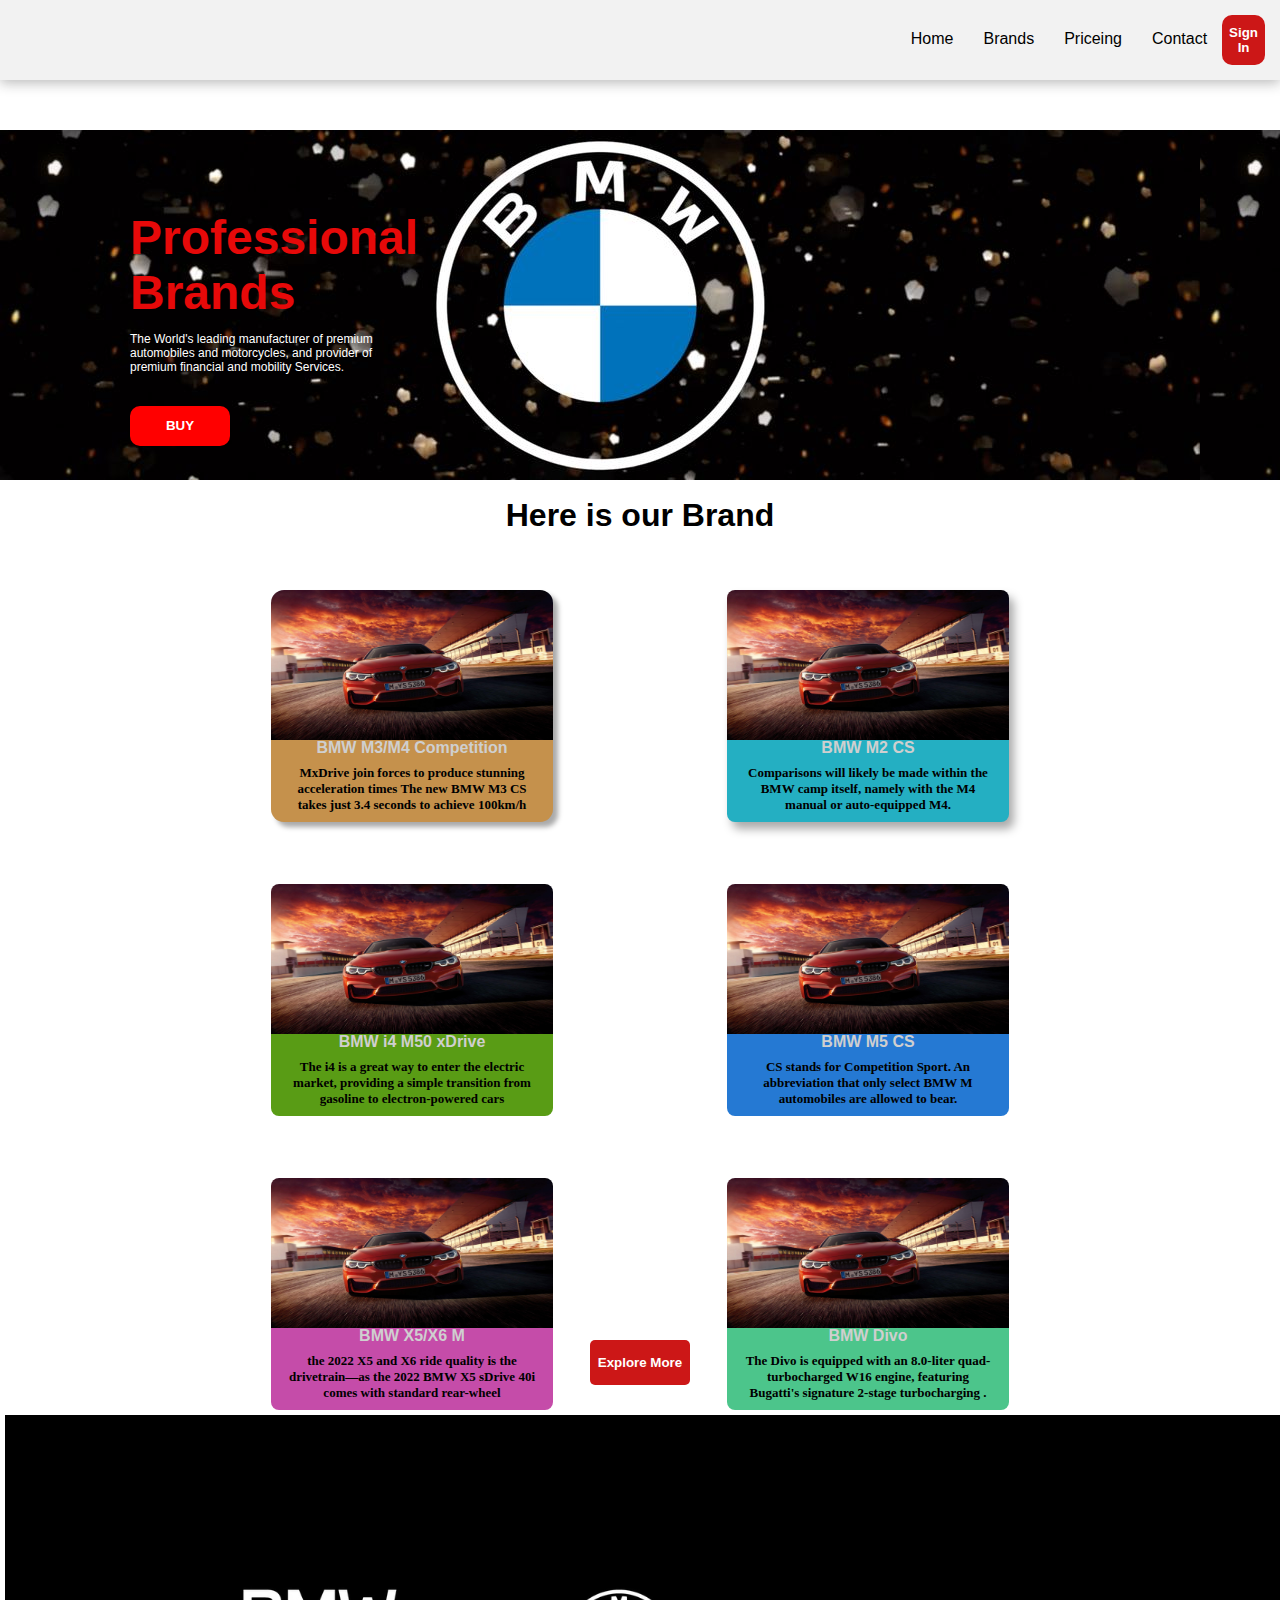
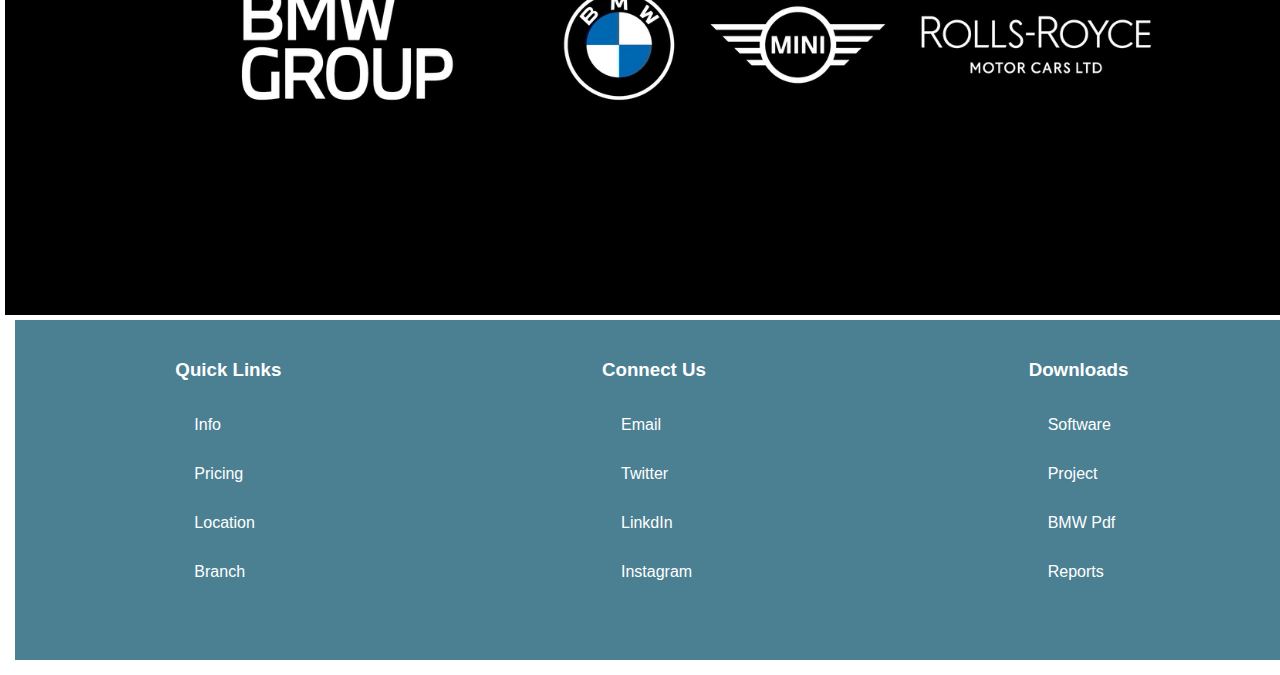
<file: P-NAV/index.html>
<!DOCTYPE html>
<html lang="en">
<head>
    <meta charset="UTF-8">
    <meta name="viewport" content="width=device-width, initial-scale=1.0">
    <title>CSS</title>
    <link rel="stylesheet" href="style.css  ">
</head>
<body>
    <div class="container">
        <div class="nav-container">
            <header>
                <nav class="m-menu">
                    <ul class="menu">
                        <img class="logo"  src="logo.png" alt="logo">
                        
                        <li >Home</li>
                        <li >Brands</li>
                            <ul class="sub-menu">
                                <li>Python</li>
                                <li> C#</li>
                                <li>C++</li>
                                <li>WEB</li>
                            </ul> 
                        <li>Priceing</li>
                        <li>Contact</li>
                        <button>Sign In</button>
                    </ul>
                </nav>
            </header>
        </div>
    <div class="info">

        <h1 class="bigh">Professional Brands
        <br><p class="lows">The World's leading manufacturer of premium automobiles and motorcycles, and provider of premium financial and mobility Services.</p>
        <button id="Enroll">BUY</button>
        </h1>
    </div>
    <div class="Brand"><p id="brand">Here is our Brand</p></div>
    <div class="box">
        <div class="box1">

            
            <div id="box2">
                <div class="model">BMW M3/M4 Competition</div>
                <div class="p">MxDrive join forces to produce stunning acceleration times The new BMW M3 CS takes just 3.4 seconds to achieve 100km/h</div>
            </div>
            <div id="box3">
                <div class="model">BMW M2 CS</div>
                <div class="p">Comparisons will likely be made within the BMW camp itself, namely with the M4 manual or auto-equipped M4.</div>
                
            </div>
            <div id="box4">
                <div class="model">BMW i4 M50 xDrive</div>
                <div class="p"> The i4 is a great way to enter the electric market, providing a simple transition from gasoline to electron-powered cars</div>
            </div>
            <div id="box5">
                <div class="model">BMW M5 CS</div>
                <div class="p"> CS stands for Competition Sport. An abbreviation that only select BMW M automobiles are allowed to bear.</div>
            </div>
            <div id="box6">
                <div class="model">BMW X5/X6 M</div>
                <div class="p"> the 2022 X5 and X6 ride quality is the drivetrain—as the 2022 BMW X5 sDrive 40i comes with standard rear-wheel</div>
            </div>
            <div id="box7">
                <div class="model">BMW Divo</div>
                <div class="p"> The Divo is equipped with an 8.0-liter quad-turbocharged W16 engine, featuring Bugatti's signature 2-stage turbocharging .</div>
            </div>
        </div>
    </div>
    <div class="explore">
        <button id="em">Explore More</button>
    </div>
    </div>
    <div class="news">
        
    </div>
    <div class="last">
        <div>

            <h3> Quick Links</h3>
            <ul class="sli">
                <li>Info</li>
                <li>Pricing</li>
                <li>Location</li>
                <li>Branch</li>
            </ul>

        </div>
        <div>
            <h3> Connect Us </h3>
            <ul class="sli">
                <li>Email</li>
                <li>Twitter</li>
                <li>LinkdIn</li>
                <li>Instagram</li>
            </ul>
        </div>
        <div>
            <h3> Downloads
            </h3>
            <ul class="sli">
                <li>Software</li>
                <li>Project</li>
                <li>BMW Pdf</li>
                <li>Reports</li>
            </ul>
        </div>
    </div>
    
</body>
</html>
</file>
<file: P-NAV/style.css>
head,body{
    margin: 0;
    padding: 0;
    font-family:'Trebuchet MS', 'Lucida Sans Unicode', 'Lucida Grande', 'Lucida Sans', Arial, sans-serif;
}
.container{
    height: 100%;
    width: 100%;
    padding: 0;
    margin: 0;
}
.nav-container{
    max-width:100%;
    padding: 15px;
    margin: 0px;
    background-color: rgb(242, 242, 242);
    box-shadow:0px 3px 12px 0px rgba(25, 25, 25, 0.3)
}
.m-menu{
    padding:0;
    margin:0;
}
.m-menu ul{
    list-style-type: none;
    margin: 0px;
    padding:0px;
    
}
.m-menu ul li{
    padding: 10px;
    margin: 5px;
    position: relative;
}
.menu{
    display: flex;
}

.sub-menu{
    position: absolute;
    white-space: nowrap;
    background: #cfcfcf;
    box-shadow: 3px 3px 12px 0px rgba(25 25 25 0.3s);
    width: 200px;
    border-radius: 15px;
    transform: translateY(40deg);
    z-index: 999;
    visibility: hidden;
    opacity: 0;
    transition:all 0.5s ease;

}

.menu li:hover .sub-menu li{
    visibility: visible;
    opacity: 1;
    transform: translateY(10px);
    transition: all 0.5s ease;
}
li:hover{
    background-color: rgb(231, 231, 231);
    color: red;
    animation: infinite;
    transition: margin-right 2s, color 1s;
    border-radius: 10px;
    cursor: pointer;
}
.menu{
    display: flex;
    justify-content: flex-end;
}
li{
    padding: 15px;
}
button{
    background-color: rgb(204, 23, 23);
    border-radius: 10px;
    border-color: aliceblue;
    color: #fff;padding: 7px;
    font-weight: 600;
    border: none;
    width: 80px;
}
.logo{
    display: flex;
    justify-content: flex-start;
    align-items: flex-start;background-color: red;
    margin-right: 1050px;
    height: 50px;
    width: 50px;
    border-radius: 10px;
}
button:hover{
    background-color: rgb(240, 53, 53);
    transition: 0.5s ease-in-out;
    cursor: pointer;
}

.info{
    background-color: rgb(180, 178, 178);
    height: 350px;
    padding: 0;
    margin: 0;
    background-image: url(bmw.jpg);
    background-attachment: fixed;
    
}
.bigh{
    width: 250px;
    color: rgb(223, 2, 2);
    font-size: 10em;
    font-size: xx-large;
    margin: 50px;
    padding: 80px;
}
.info h1{
    color: #e60909;
    font-size: 3em;
}
.lows{
    
    font-size: 12px;
    color: rgb(255, 255, 255);
    font-weight: 300;
    
}

.lows button{
    background-color: blue;
}
#Enroll{
    background-color: rgb(255, 0, 0);
    height: 40px;
    width: 100px;
    border: none;
    cursor: pointer;
}
#book{
    background-color: red;
    height: 150px;
    width: 140px;
    display: flex;
    justify-content: flex-end;
    align-items: flex-end;
    background-position: fixed;

}
.Brand{
    margin: 0;padding: 0;
    height: 70px;
    width: 100%;
    display: flex;
    align-items: center;
    justify-content: center;
}
#brand{
    font-size: 2em;
    font-weight: bolder;
    font-family: Arial, Helvetica, sans-serif;
}
.box{
    background-color: rgb(255, 255, 255);
    margin: 0px auto;
    padding: 20px;
    height:750px;
    display: flex;
    justify-content: space-around;
    flex-direction: row;

    background-color: #ffffff;
}
.box1{
    background-color: #ffffff;
    height: 750px;
    width: 80%;
    color: #cfcfcf;
    flex-direction: row;
    border: 5px solid rgb(255, 255, 255);
    display: flex;
    justify-content: space-evenly;
    flex-wrap: wrap;
    align-content: space-evenly;
    gap: 2em;

    
}
#box2{
    height: 200px;
    width: 250px;
    background-color: rgb(197, 145, 76);
    margin: 15px;
    padding: 1em;
    text-align: center;
    font-weight: 700;
    border-radius: 13px;
    background-image: url(car.jpg);
    background-size: 290px 150px;
    background-repeat: no-repeat;
    box-shadow:5px 5px 5px #aaaaaa
    
}
.model{
    margin-top: 133px;
}
.p{
    font-family:Cambria, Cochin, Georgia, Times, 'Times New Roman', serif;
    margin-top: 8px;
    font-size: small;
    color: black;
    width: 100%;
}

#box3{
    height: 200px;
    width: 250px;
    background-color: rgb(36, 175, 194);
    margin: 15px;
    padding: 1em;
    text-align: center;
    font-weight: 700;
    
    border-radius: 8px;
    background-image: url(car.jpg);
    background-size: 290px 150px;
    background-repeat: no-repeat;
    box-shadow: 5px 7px 10px #aaaaaa;
}
#box4{
    height: 200px;
    width: 250px;
    background-color: rgb(89, 156, 21);
    margin: 15px;
    padding: 1em;
    text-align: center;
    font-weight: 700;
    
    border-radius: 8px;
    background-image: url(car.jpg);
    background-size: 290px 150px;
    background-repeat: no-repeat;
}
#box5{
    height: 200px;
    width: 250px;
    background-color: rgb(37, 121, 211);
    margin: 15px;
    padding: 1em;
    text-align: center;
    font-weight: 700;
    
    border-radius: 8px;    background-image: url(car.jpg);
    background-size: 290px 150px;
    background-repeat: no-repeat;
}
#box6{
    height: 200px;
    width: 250px;
    background-color: rgb(197, 76, 169);
    margin: 15px;
    padding: 1em;
    text-align: center;
    font-weight: 700;
    
    border-radius: 8px;
    background-image: url(car.jpg);
    background-size: 290px 150px;
    background-repeat: no-repeat;
}
#box7{
    height: 200px;
    width: 250px;
    background-color: rgb(76, 197, 139);
    margin: 15px;
    padding: 1em;
    text-align: center;
    font-weight: 700;
    
    border-radius: 8px;    background-image: url(car.jpg);
    background-size: 290px 150px;
    background-repeat: no-repeat;
}

.explore{
    background-color: #ffffff;
    align-items: center;
    display: flex;
    justify-content: center;
}
#em{
    height: 45px;
    width: 100px;
    border-radius: 5px;
}
.news{
    height: 500px;
    width: 100%;
    background-color: #aaaaaa;
    background-image: url(news.png);
    background-size:cover;
    background-repeat: no-repeat;
    border: 5px solid white;
    border-top: 30px solid white;
}

.last{
    width: 100%;
    height: 300px;
    background-color: #4b8093;
    margin: 15px;
    padding: 20px 0;
    display: flex;
    justify-content: space-around;
    margin-top: 0px;
    

}
.sli{
    margin: 0px;
    padding: 10px;
    width: 100px;
    height: 250px;
    color: white;
    margin: 1px 1px 1px 1px;
    padding: 1px 2px;

}
.last h3{
    font: 700;
    font-weight: 800;
    color: white;
}
.sli li{
    list-style-type: none;
    text-decoration: none;
    margin: 1px;
    
    
}
.sli li:hover{
    background-color: none;
    color: none;
    background-color:none

}
.sli li:hover{
    background-color: #4b8093;
}
</file>
